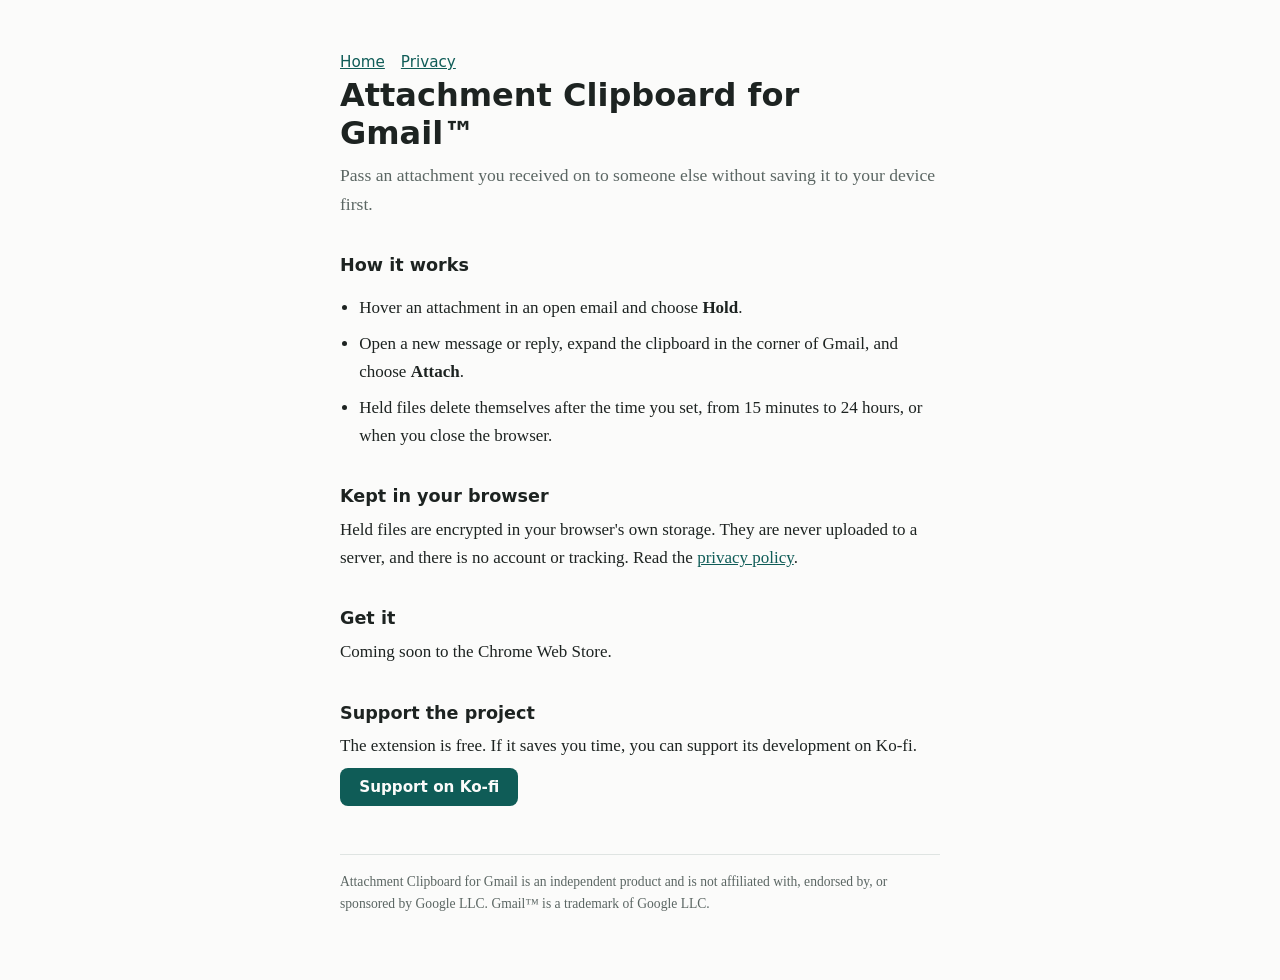
<file: index.html>
<!doctype html>
<html lang="en">
<head>
<meta charset="utf-8">
<meta name="viewport" content="width=device-width, initial-scale=1">
<title>Attachment Clipboard for Gmail&trade;</title>
<meta name="description" content="Hold Gmail attachments temporarily and attach them to a new message without saving them to your device.">
<link rel="canonical" href="https://attachmentclipboard.com/">
<link rel="stylesheet" href="style.css">
</head>
<body>
<main>
  <nav><a href="/">Home</a><a href="privacy.html">Privacy</a></nav>
  <h1>Attachment Clipboard for Gmail&trade;</h1>
  <p class="lede">Pass an attachment you received on to someone else without saving it to your device first.</p>

  <h2>How it works</h2>
  <ul>
    <li>Hover an attachment in an open email and choose <strong>Hold</strong>.</li>
    <li>Open a new message or reply, expand the clipboard in the corner of Gmail, and choose <strong>Attach</strong>.</li>
    <li>Held files delete themselves after the time you set, from 15 minutes to 24 hours, or when you close the browser.</li>
  </ul>

  <h2>Kept in your browser</h2>
  <p>Held files are encrypted in your browser's own storage. They are never uploaded to a server, and there is no account or tracking. Read the <a href="privacy.html">privacy policy</a>.</p>

  <h2>Get it</h2>
  <p>Coming soon to the Chrome Web Store.</p>

  <h2>Support the project</h2>
  <p>The extension is free. If it saves you time, you can support its development on Ko-fi.</p>
  <p><a class="btn" href="https://ko-fi.com/albertoperkovic" target="_blank" rel="noopener">Support on Ko-fi</a></p>

  <footer>Attachment Clipboard for Gmail is an independent product and is not affiliated with, endorsed by, or sponsored by Google LLC. Gmail&trade; is a trademark of Google LLC.</footer>
</main>
</body>
</html>
</file>
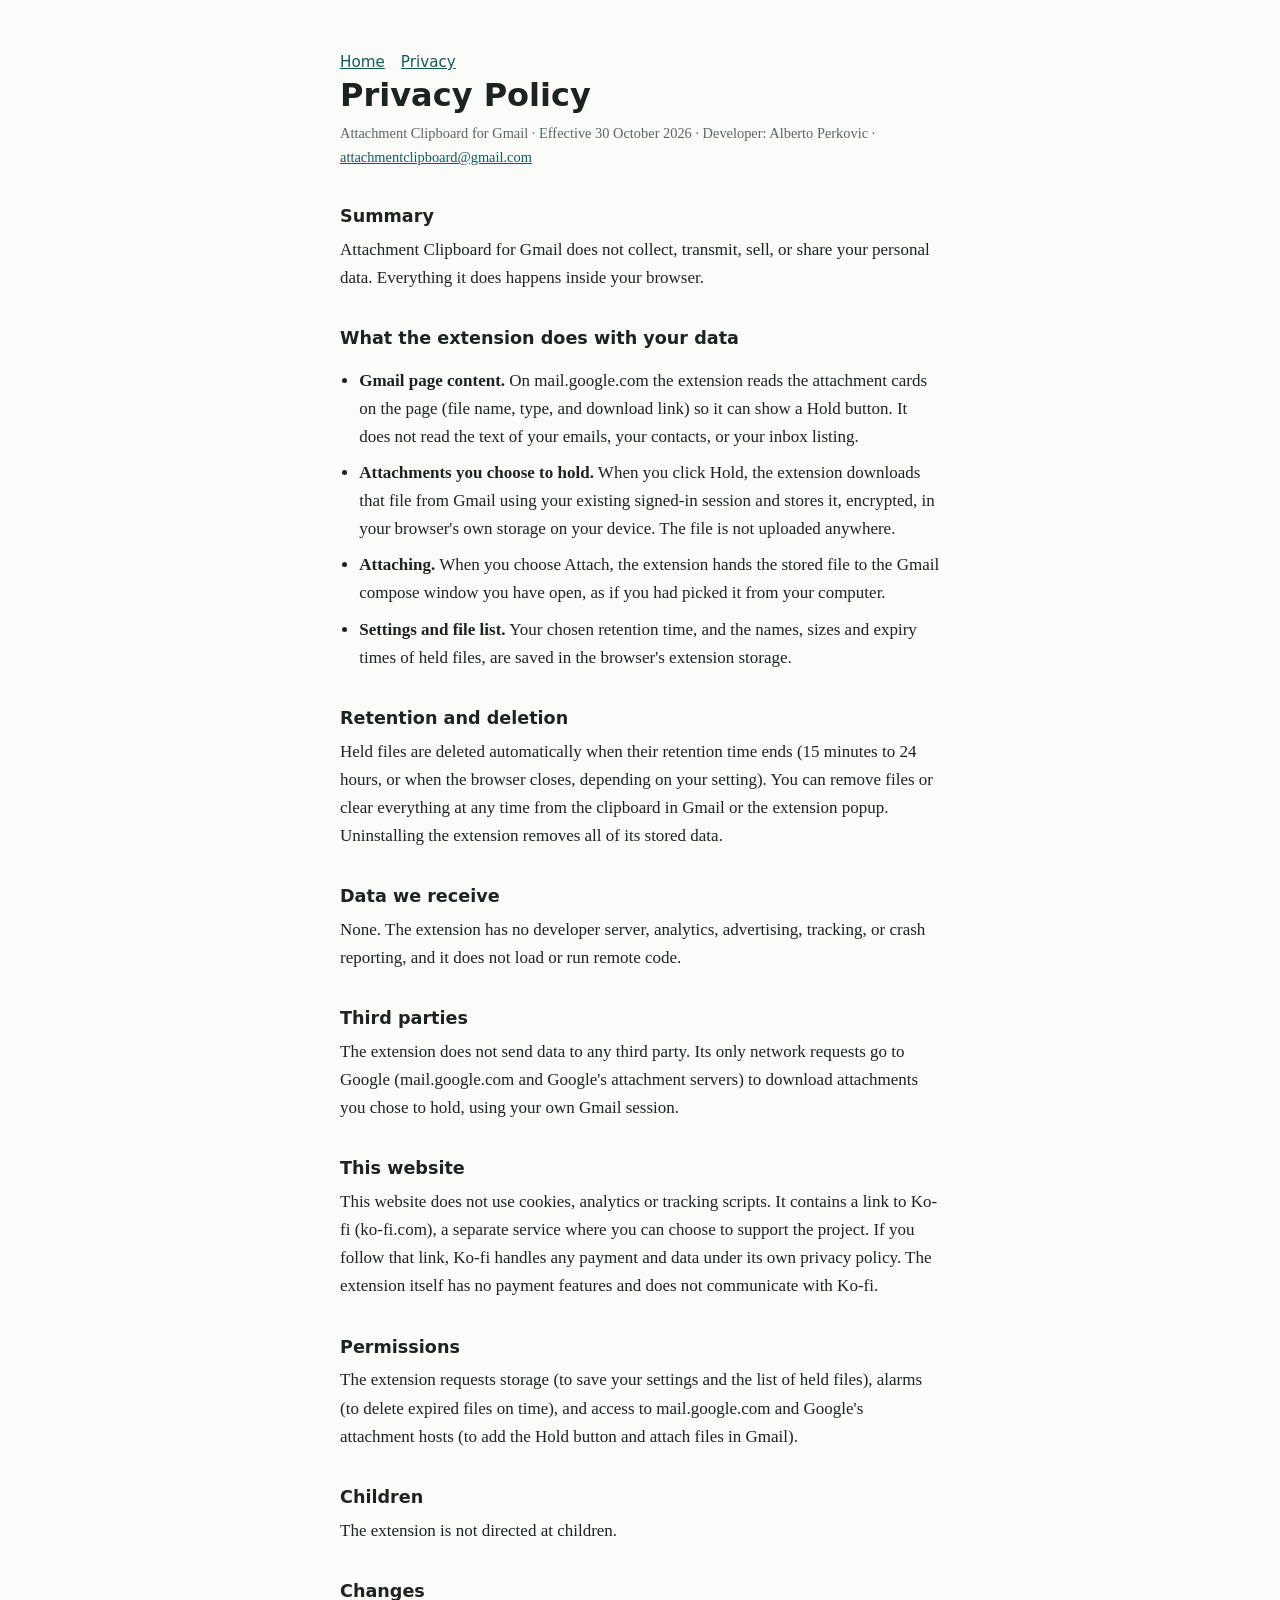
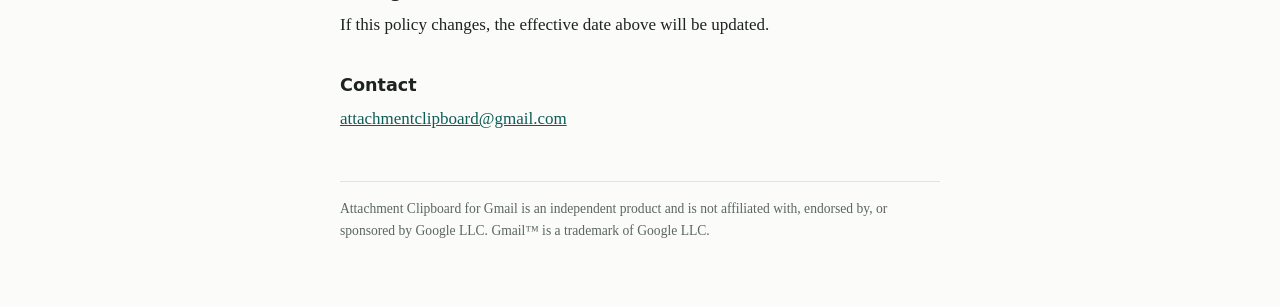
<file: privacy.html>
<!doctype html>
<html lang="en">
<head>
<meta charset="utf-8">
<meta name="viewport" content="width=device-width, initial-scale=1">
<title>Privacy Policy - Attachment Clipboard for Gmail</title>
<link rel="canonical" href="https://attachmentclipboard.com/privacy.html">
<link rel="stylesheet" href="style.css">
</head>
<body>
<main>
<nav><a href="/">Home</a><a href="privacy.html">Privacy</a></nav>
<h1>Privacy Policy</h1>
<p class="meta">Attachment Clipboard for Gmail &middot; Effective 30 October 2026 &middot; Developer: Alberto Perkovic &middot; <a href="mailto:attachmentclipboard@gmail.com">attachmentclipboard@gmail.com</a></p>

<h2>Summary</h2>
<p>Attachment Clipboard for Gmail does not collect, transmit, sell, or share your personal data. Everything it does happens inside your browser.</p>

<h2>What the extension does with your data</h2>
<ul>
<li><strong>Gmail page content.</strong> On mail.google.com the extension reads the attachment cards on the page (file name, type, and download link) so it can show a Hold button. It does not read the text of your emails, your contacts, or your inbox listing.</li>
<li><strong>Attachments you choose to hold.</strong> When you click Hold, the extension downloads that file from Gmail using your existing signed-in session and stores it, encrypted, in your browser's own storage on your device. The file is not uploaded anywhere.</li>
<li><strong>Attaching.</strong> When you choose Attach, the extension hands the stored file to the Gmail compose window you have open, as if you had picked it from your computer.</li>
<li><strong>Settings and file list.</strong> Your chosen retention time, and the names, sizes and expiry times of held files, are saved in the browser's extension storage.</li>
</ul>

<h2>Retention and deletion</h2>
<p>Held files are deleted automatically when their retention time ends (15 minutes to 24 hours, or when the browser closes, depending on your setting). You can remove files or clear everything at any time from the clipboard in Gmail or the extension popup. Uninstalling the extension removes all of its stored data.</p>

<h2>Data we receive</h2>
<p>None. The extension has no developer server, analytics, advertising, tracking, or crash reporting, and it does not load or run remote code.</p>

<h2>Third parties</h2>
<p>The extension does not send data to any third party. Its only network requests go to Google (mail.google.com and Google's attachment servers) to download attachments you chose to hold, using your own Gmail session.</p>

<h2>This website</h2>
<p>This website does not use cookies, analytics or tracking scripts. It contains a link to Ko-fi (ko-fi.com), a separate service where you can choose to support the project. If you follow that link, Ko-fi handles any payment and data under its own privacy policy. The extension itself has no payment features and does not communicate with Ko-fi.</p>

<h2>Permissions</h2>
<p>The extension requests storage (to save your settings and the list of held files), alarms (to delete expired files on time), and access to mail.google.com and Google's attachment hosts (to add the Hold button and attach files in Gmail).</p>

<h2>Children</h2>
<p>The extension is not directed at children.</p>

<h2>Changes</h2>
<p>If this policy changes, the effective date above will be updated.</p>

<h2>Contact</h2>
<p><a href="mailto:attachmentclipboard@gmail.com">attachmentclipboard@gmail.com</a></p>

<footer>Attachment Clipboard for Gmail is an independent product and is not affiliated with, endorsed by, or sponsored by Google LLC. Gmail&trade; is a trademark of Google LLC.</footer>
</main>
</body>
</html>
</file>
<file: style.css>
:root { --bg:#fbfbfa; --fg:#1d2321; --mute:#5b6663; --line:#dfe4e2; --accent:#0f5c57; }
@media (prefers-color-scheme: dark) { :root { --bg:#161b1a; --fg:#e7ecea; --mute:#9aa6a3; --line:#2b3331; --accent:#6cc5bd; } }
* { box-sizing:border-box; }
body { margin:0; background:var(--bg); color:var(--fg); font:17px/1.65 Georgia, "Times New Roman", serif; }
main { max-width:40rem; margin:0 auto; padding:3rem 1.25rem 4rem; }
h1 { font:600 2rem/1.2 system-ui, "Segoe UI", sans-serif; margin:0 0 .5rem; }
h2 { font:600 1.1rem/1.3 system-ui, "Segoe UI", sans-serif; margin:2.2rem 0 .4rem; }
p, li { margin:.5rem 0; } ul { padding-left:1.2rem; }
a { color:var(--accent); } a:focus-visible { outline:2px solid var(--accent); outline-offset:2px; }
.lede { color:var(--mute); font-size:1.1rem; }
.meta { color:var(--mute); font-size:.9rem; }
footer { margin-top:3rem; padding-top:1rem; border-top:1px solid var(--line); color:var(--mute); font-size:.85rem; }
nav a { margin-right:1rem; font:500 .95rem system-ui, "Segoe UI", sans-serif; }
.btn { display:inline-block; padding:.6rem 1.2rem; border-radius:8px; background:var(--accent); color:var(--bg); text-decoration:none; font:600 .95rem system-ui, "Segoe UI", sans-serif; }
.btn:hover { opacity:.9; }
.btn:focus-visible { outline:2px solid var(--fg); outline-offset:3px; }
</file>
